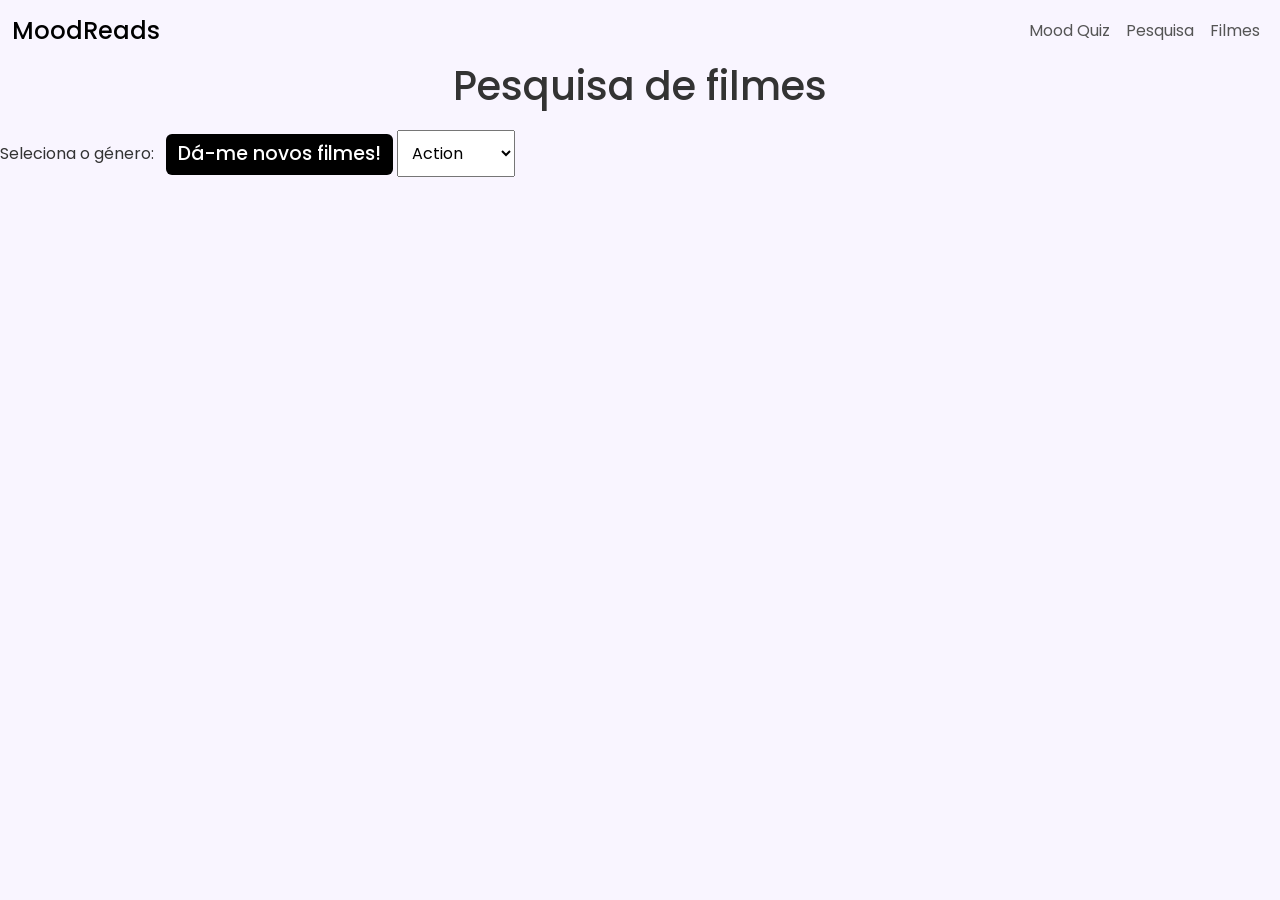
<file: filmes.html>
<!DOCTYPE html>
<html lang="en">

<head>
    <meta charset="UTF-8">
    <meta name="viewport" content="width=device-width, initial-scale=1.0">
    <title>OMDB Movie Search by Genre</title>
    <link rel="stylesheet" href="https://cdn.jsdelivr.net/npm/bootstrap@5.3.3/dist/css/bootstrap.min.css">
    <link href="https://fonts.googleapis.com/css2?family=Poppins:wght@300;400;500&display=swap" rel="stylesheet">
    <link rel="stylesheet" href="Filmes.css">
</head>

<body>

    <nav class="navbar navbar-expand-lg custom-navbar">
        <div class="container-fluid">
            <a class="navbar-brand" href="index.html">MoodReads</a>
            <button class="navbar-toggler" type="button" data-bs-toggle="collapse" data-bs-target="#navbarNav"
                aria-controls="navbarNav" aria-expanded="false" aria-label="Toggle navigation">
                <span class="navbar-toggler-icon"></span>
            </button>
            <div class="collapse navbar-collapse" id="navbarNav">
                <ul class="navbar-nav ms-auto">
                    <li class="nav-item">
                        <a class="nav-link" aria-current="page" href="moodquiz.html">Mood Quiz</a>
                    </li>
                    <li class="nav-item">
                        <a class="nav-link" href="Pesquisa.html">Pesquisa</a>
                    </li>
    
                    <li class="nav-item">
                        <a class="nav-link" href="filmes.html"> Filmes </a>
                    </li>
    
                </ul>
            </div>
        </div>
    </nav>

    <h1>Pesquisa de filmes</h1>

    <label for="genre">Seleciona o género:</label>

    <button type="button" id="refreshButton" class="btn btn-danger ms-2">Dá-me novos filmes!</button>
    <!-- Botão de refresh -->

    <select id="genre">
        <option value="Action">Action</option>
        <option value="Comedy">Comedy</option>
        <option value="Drama">Drama</option>
        <option value="Horror">Horror</option>
        <option value="Romance">Romance</option>
        <option value="Sci-Fi">Sci-Fi</option>
    </select>


    <div id="movies"></div>

    <script>
        const apiKey = 'dbd64f55'; // A tua chave API
        const genreSelect = document.getElementById('genre');
        const moviesContainer = document.getElementById('movies');

        // Ouvinte de evento para alterar o gênero
        genreSelect.addEventListener('change', () => {
            const genre = genreSelect.value.trim().toLowerCase(); // Convertido para minúsculas e sem espaços
            fetchMoviesByGenre(genre);
        });

        // Função para buscar filmes pelo gênero selecionado
        function fetchMoviesByGenre(genre) {
            const randomPage = Math.floor(Math.random() * 10) + 1; // Gera um número aleatório entre 1 e 10
            const url = `http://www.omdbapi.com/?apikey=${apiKey}&s=${genre}&type=movie&page=${randomPage}`;

            fetch(url)
                .then(response => response.json())
                .then(data => {
                    if (data.Response === "True") {
                        displayMovies(data.Search);
                    } else {
                        moviesContainer.innerHTML = '<p>No movies found.</p>';
                    }
                })
                .catch(error => {
                    console.error('Error fetching movies:', error);
                });
        }

        // Função para exibir filmes
        function displayMovies(movies) {
            moviesContainer.innerHTML = '';
            movies.forEach(movie => {
                const movieCard = document.createElement('div');
                movieCard.classList.add('movie-card');
                movieCard.innerHTML = `
                    <img src="${movie.Poster !== 'N/A' ? movie.Poster : 'https://via.placeholder.com/200x300'}" alt="${movie.Title}">
                    <h3>${movie.Title}</h3>
                    <p>Year: ${movie.Year}</p>
                `;
                moviesContainer.appendChild(movieCard);
            });
        }

        // Função para recarregar a página
        document.getElementById('refreshButton').addEventListener('click', () => {
            const genre = genreSelect.value.trim().toLowerCase(); // Obtém o gênero selecionado
            fetchMoviesByGenre(genre); // Recarrega filmes baseados no gênero
        });

        // Carregar o gênero padrão na inicialização da página
        window.onload = () => {
            fetchMoviesByGenre(genreSelect.value);
        };

    </script>

</body>

</html>
</file>
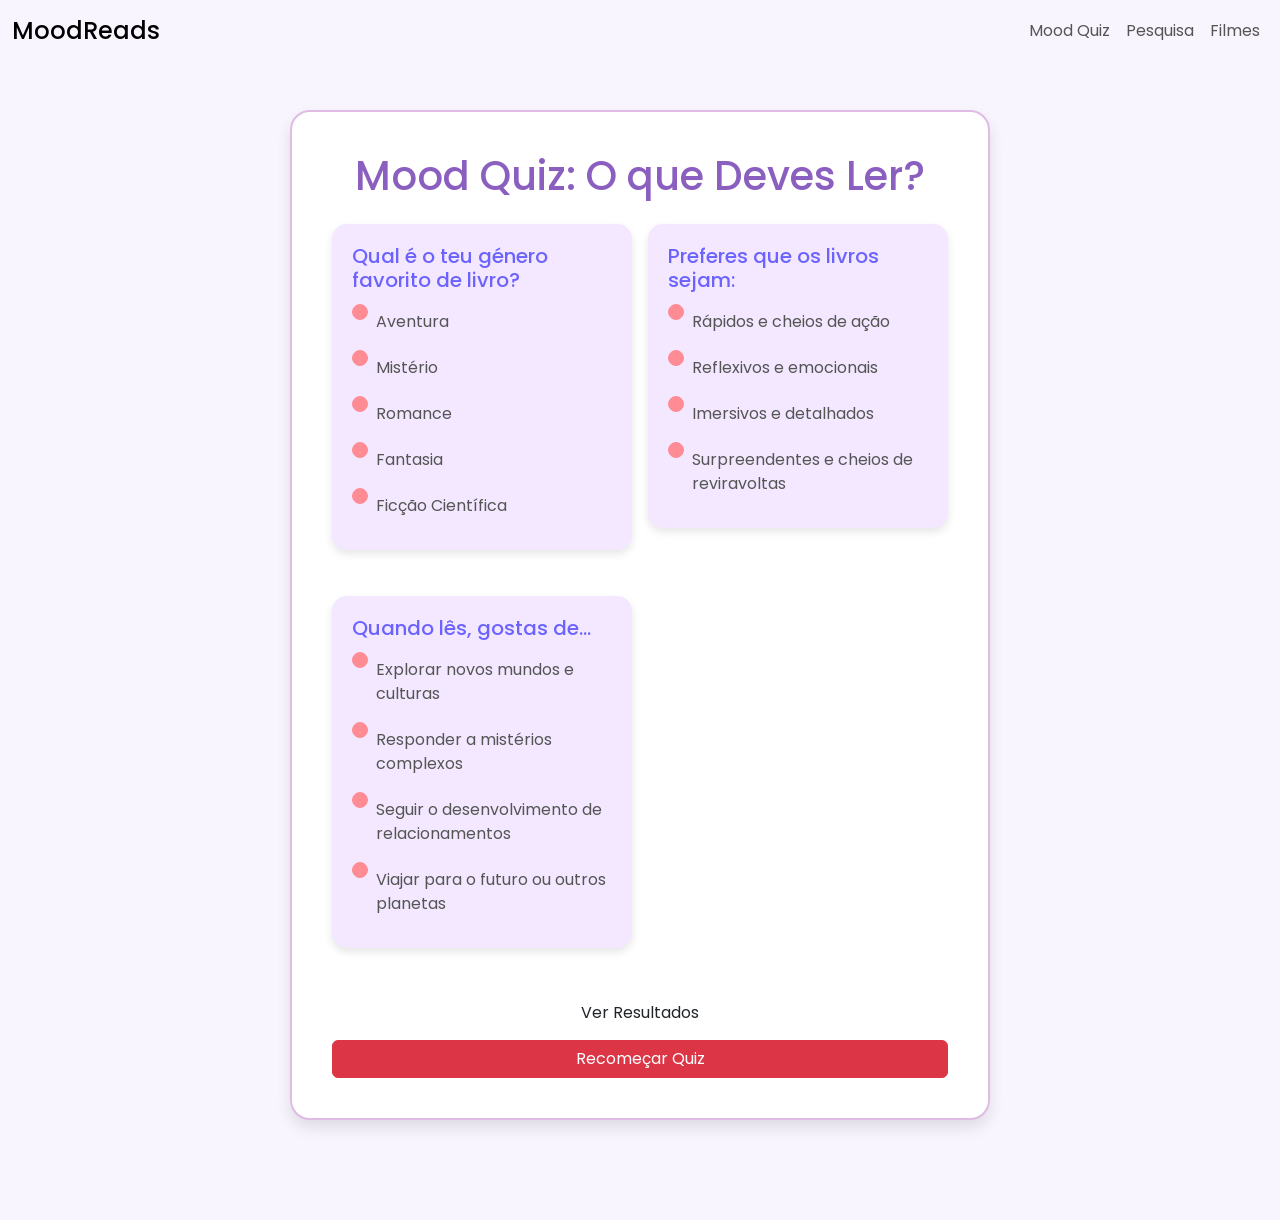
<file: moodquiz.html>
<!DOCTYPE html>
<html lang="pt">

<head>
    <meta charset="UTF-8">
    <meta name="viewport" content="width=device-width, initial-scale=1.0">
    <title>MoodReads</title>
    <link rel="stylesheet" href="https://cdn.jsdelivr.net/npm/bootstrap@5.3.3/dist/css/bootstrap.min.css">
    <link href="https://fonts.googleapis.com/css2?family=Poppins:wght@300;400;500&display=swap" rel="stylesheet">
    <link rel="stylesheet" href="moodquiz.css">
</head>

<body>
    <nav class="navbar navbar-expand-lg custom-navbar">
        <div class="container-fluid">
            <a class="navbar-brand" href="index.html">MoodReads</a>
            <button class="navbar-toggler" type="button" data-bs-toggle="collapse" data-bs-target="#navbarNav"
                aria-controls="navbarNav" aria-expanded="false" aria-label="Alternar navegação">
                <span class="navbar-toggler-icon"></span>
            </button>
            <div class="collapse navbar-collapse" id="navbarNav">
                <ul class="navbar-nav ms-auto">
                    <li class="nav-item">
                        <a class="nav-link" aria-current="page" href="moodquiz.html">Mood Quiz</a>
                    </li>
                    <li class="nav-item">
                        <a class="nav-link" href="Pesquisa.html">Pesquisa</a>
                    </li>
                    <li class="nav-item">
                        <a class="nav-link" href="filmes.html">Filmes</a>
                    </li>
                </ul>
            </div>
        </div>
    </nav>

    <div class="container mt-5">
        <h1 class="text-center mb-4">Mood Quiz: O que Deves Ler?</h1>

        <!-- container com o quiz -->
        <form id="moodQuiz" class="row g-3">
            <!-- Pergunta 1 -->
            <div class="col-md-6">
                <div class="card">
                    <div class="card-body">
                        <h5>Qual é o teu género favorito de livro?</h5>
                        <div class="form-check">
                            <input class="form-check-input" type="radio" name="storyType" value="adventure" id="adventure">
                            <label class="form-check-label" for="adventure">Aventura</label>
                        </div>
                        <div class="form-check">
                            <input class="form-check-input" type="radio" name="storyType" value="mystery" id="mystery">
                            <label class="form-check-label" for="mystery">Mistério</label>
                        </div>
                        <div class="form-check">
                            <input class="form-check-input" type="radio" name="storyType" value="romance" id="romance">
                            <label class="form-check-label" for="romance">Romance</label>
                        </div>
                        <div class="form-check">
                            <input class="form-check-input" type="radio" name="storyType" value="fantasy" id="fantasy">
                            <label class="form-check-label" for="fantasy">Fantasia</label>
                        </div>
                        <div class="form-check">
                            <input class="form-check-input" type="radio" name="storyType" value="sci-fi" id="sci-fi">
                            <label class="form-check-label" for="sci-fi">Ficção Científica</label>
                        </div>
                    </div>
                </div>
            </div>

            <!-- Pergunta 2 -->
            <div class="col-md-6">
                <div class="card">
                    <div class="card-body">
                        <h5>Preferes que os livros sejam:</h5>
                        <div class="form-check">
                            <input class="form-check-input" type="radio" name="pacing" value="fast" id="fast">
                            <label class="form-check-label" for="fast">Rápidos e cheios de ação</label>
                        </div>
                        <div class="form-check">
                            <input class="form-check-input" type="radio" name="pacing" value="emotional" id="emotional">
                            <label class="form-check-label" for="emotional">Reflexivos e emocionais</label>
                        </div>
                        <div class="form-check">
                            <input class="form-check-input" type="radio" name="pacing" value="detailed" id="detailed">
                            <label class="form-check-label" for="detailed">Imersivos e detalhados</label>
                        </div>
                        <div class="form-check">
                            <input class="form-check-input" type="radio" name="pacing" value="twist" id="twist">
                            <label class="form-check-label" for="twist">Surpreendentes e cheios de reviravoltas</label>
                        </div>
                    </div>
                </div>
            </div>

            <!-- Pergunta 3 -->
            <div class="col-md-6">
                <div class="card">
                    <div class="card-body">
                        <h5>Quando lês, gostas de...</h5>
                        <div class="form-check">
                            <input class="form-check-input" type="radio" name="readingStyle" value="explore" id="explore">
                            <label class="form-check-label" for="explore">Explorar novos mundos e culturas</label>
                        </div>
                        <div class="form-check">
                            <input class="form-check-input" type="radio" name="readingStyle" value="solve" id="solve">
                            <label class="form-check-label" for="solve">Responder a mistérios complexos</label>
                        </div>
                        <div class="form-check">
                            <input class="form-check-input" type="radio" name="readingStyle" value="relationships" id="relationships">
                            <label class="form-check-label" for="relationships">Seguir o desenvolvimento de relacionamentos</label>
                        </div>
                        <div class="form-check">
                            <input class="form-check-input" type="radio" name="readingStyle" value="future" id="future">
                            <label class="form-check-label" for="future">Viajar para o futuro ou outros planetas</label>
                        </div>
                    </div>
                </div>
            </div>

            <!-- Botão de submissão -->
            <div class="col-12 text-center mt-3">
                <button type="submit" class="btn">Ver Resultados</button>
                <button type="button" id="resetQuiz" class="btn btn-danger mt-2">Recomeçar Quiz</button>
            </div>

        </form>

        <div id="results" class="mt-4"></div>
    </div>

    <script>
        document.getElementById('moodQuiz').addEventListener('submit', function (e) {
            e.preventDefault();

            // Obter as respostas selecionadas
            const storyType = document.querySelector('input[name="storyType"]:checked')?.value;
            const pacing = document.querySelector('input[name="pacing"]:checked')?.value;
            const readingStyle = document.querySelector('input[name="readingStyle"]:checked')?.value;

            // Verifica se todas as perguntas foram respondidas
            if (!storyType || !pacing || !readingStyle) {
                alert("Por favor, responda a todas as perguntas.");
                return;
            }

            // Mapeia os valores das respostas para gêneros reconhecidos
            const genreMap = {
                adventure: "adventure",
                mystery: "mystery",
                romance: "romance",
                fantasy: "fantasy",
                "sci-fi": "science+fiction"
            };

            const pacingMap = {
                fast: "action",
                emotional: "emotional",
                detailed: "detailed",
                twist: "surprise"
            };

            const readingStyleMap = {
                explore: "exploration",
                solve: "mystery",
                relationships: "relationships",
                future: "space"
            };

            // Construir a query
            const queryParts = [
                genreMap[storyType],
                pacingMap[pacing],
                readingStyleMap[readingStyle]
            ].filter(Boolean);

            const query = queryParts.join("+");

            // Chama a API do Google Books
            fetch(`https://www.googleapis.com/books/v1/volumes?q=${encodeURIComponent(query)}`)
                .then(response => response.json())
                .then(data => {
                    const resultsDiv = document.getElementById('results');
                    resultsDiv.innerHTML = `<h3>Resultado do Quiz</h3>`;

                    if (data.items && data.items.length > 0) {
                        data.items.forEach(item => {
                            const title = item.volumeInfo.title || "Título não disponível";
                            const authors = item.volumeInfo.authors ? item.volumeInfo.authors.join(", ") : "Autor não disponível";
                            const thumbnail = item.volumeInfo.imageLinks?.thumbnail || '';
                            const description = item.volumeInfo.description || '';

                            resultsDiv.innerHTML += `
                                <div class="card mt-3">
                                    <div class="card-body">
                                        <h5>${title}</h5>
                                        <p><strong>Autor(es):</strong> ${authors}</p>
                                        ${thumbnail ? `<img src="${thumbnail}" alt="${title}">` : ''}
                                        <p>${description.substring(0, 200)}...</p>
                                    </div>
                                </div>
                            `;
                        });
                    } else {
                        resultsDiv.innerHTML += `<p>Desculpe, não encontramos livros que correspondam às suas respostas.</p>`;
                    }

                    resultsDiv.style.display = 'block';
                })
                .catch(error => {
                    console.error("Erro ao buscar livros:", error);
                    alert("Ocorreu um erro ao buscar livros. Tente novamente mais tarde.");
                });
        });

        // Função para o botão de reset
        document.getElementById('resetQuiz').addEventListener('click', () => {
            document.getElementById('moodQuiz').reset();
            const resultsDiv = document.getElementById('results');
            resultsDiv.style.display = 'none';
            resultsDiv.innerHTML = '';
        });
    </script>
</body>

</html>
</file>
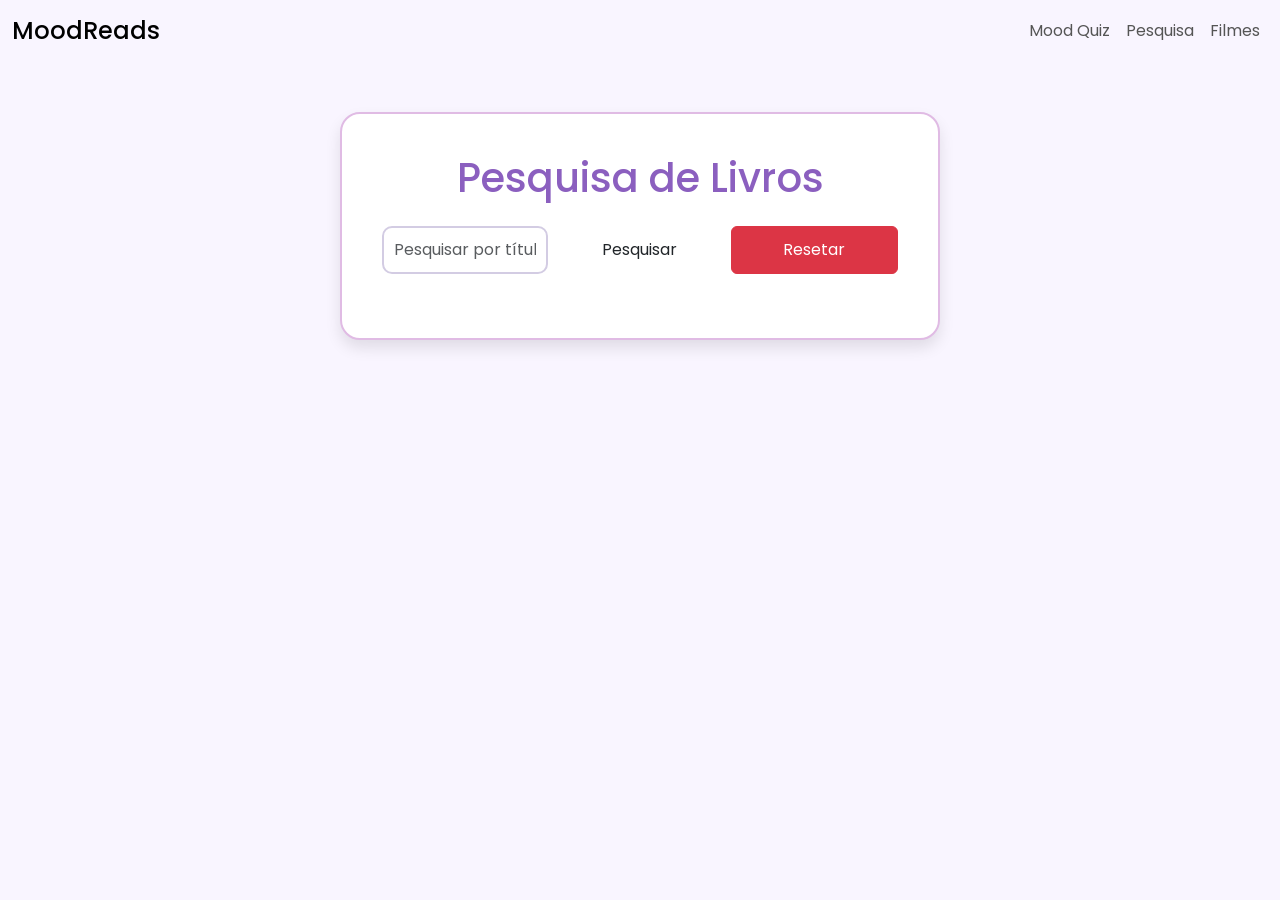
<file: Pesquisa.html>
<!DOCTYPE html>
<html lang="pt">

<head>
    <meta charset="UTF-8">
    <meta name="viewport" content="width=device-width, initial-scale=1.0">
    <title>Catálogo de Livros</title>
    <link rel="stylesheet" href="https://cdn.jsdelivr.net/npm/bootstrap@5.3.3/dist/css/bootstrap.min.css">
    <link rel="stylesheet" href="https://fonts.googleapis.com/css2?family=Poppins:wght@300;400;500&display=swap">
    <link rel="stylesheet" href="pesquisa.css">
</head>

<body>
    <nav class="navbar navbar-expand-lg custom-navbar">
        <div class="container-fluid">
            <a class="navbar-brand" href="index.html">MoodReads</a>
            <button class="navbar-toggler" type="button" data-bs-toggle="collapse" data-bs-target="#navbarNav"
                aria-controls="navbarNav" aria-expanded="false" aria-label="Toggle navigation">
                <span class="navbar-toggler-icon"></span>
            </button>
            <div class="collapse navbar-collapse" id="navbarNav">
                <ul class="navbar-nav ms-auto">
                    <li class="nav-item">
                        <a class="nav-link" aria-current="page" href="moodquiz.html">Mood Quiz</a>
                    </li>
                    <li class="nav-item">
                        <a class="nav-link" href="Pesquisa.html">Pesquisa</a>
                    </li>
                    <li class="nav-item">
                        <a class="nav-link" href="filmes.html"> Filmes </a>
                    </li>
                </ul>
            </div>
        </div>
    </nav>

    <div class="container" style="width: 800px;">
        <h1 class="text-center mb-4">Pesquisa de Livros</h1>
        <form id="searchForm" class="d-flex mb-4">
            <input type="text" id="searchQuery" class="form-control me-2" placeholder="Pesquisar por título ou autor"
                aria-label="Pesquisar">
            <button type="submit" class="btn">Pesquisar</button>
            <button type="button" id="resetButton" class="btn btn-danger ms-2">Resetar</button> <!-- Botão de reset -->
        </form>
        <div id="results"></div> 
    </div>

    <script>

        // Evento de clique para o botão de reset
            document.getElementById('resetButton').addEventListener('click', () => {
                document.getElementById('searchQuery').value = ''; // Limpa o campo de pesquisa
                document.getElementById('results').innerHTML = ''; // Limpa os resultados
            });

        // Adicionando o evento ao formulário
        document.getElementById('searchForm').addEventListener('submit', (event) => {
            event.preventDefault(); // Previne o comportamento padrão do formulário
            const searchTerms = document.getElementById('searchQuery').value;
            searchBooks(searchTerms);
        });

        const searchBooks = async (searchTerms) => {
            const url = `https://www.googleapis.com/books/v1/volumes?q=${encodeURIComponent(searchTerms)}`;

            try {
                const response = await fetch(url);
                if (!response.ok) {
                    throw new Error('Erro na busca dos livros');
                }
                const data = await response.json();
                displayResults(data.items); // Chama a função para exibir os resultados
            } catch (error) {
                console.error(error);
                document.getElementById('results').innerHTML = 'Ocorreu um erro ao buscar os livros.';
            }
        };

        const displayResults = (books) => {
            const resultsDiv = document.getElementById('results');
            resultsDiv.innerHTML = ''; // Limpa resultados anteriores

            if (books && books.length > 0) {
                books.forEach(book => {
                    const title = book.volumeInfo.title || 'Título não disponível';
                    const authors = book.volumeInfo.authors ? book.volumeInfo.authors.join(', ') : 'Autor não disponível';
                    const imageUrl = book.volumeInfo.imageLinks ? book.volumeInfo.imageLinks.thumbnail : ''; // Verifica se a imagem está disponível

                    const itemDiv = document.createElement('div');
                    itemDiv.classList.add('card', 'mb-3'); // Adicionando classes do Bootstrap para estilizar
                    itemDiv.innerHTML = `
                        <div class="row g-0">
                            <div class="col-md-4">
                                ${imageUrl ? `<img src="${imageUrl}" class="img-fluid rounded-start" alt="${title}">` : ''}
                            </div>
                            <div class="col-md-8">
                                <div class="card-body">
                                    <h3>${title}</h3>
                                    <p>Autores: ${authors}</p>
                                </div>
                            </div>
                        </div>
                    `;
                    resultsDiv.appendChild(itemDiv);
                });
            } else {
                resultsDiv.innerHTML = 'Nenhum livro encontrado.';
            }
        };

    </script>

</body>

</html>
</file>
<file: Filmes.css>
h1 {
    text-align: center;
    margin-bottom: 20px;
}

#genre {
    margin-bottom: 20px;
    padding: 10px;
}

#movies {
    display: flex;
    flex-wrap: wrap;
    justify-content: center;
    gap: 20px;
}

.movie-card {
    text-align: center;
    padding: 10px;
    border: 1px solid #ffffff;
    border-radius: 8px;
    box-shadow: 0 4px 8px rgba(0, 0, 0, 0.1);
    width: 200px;
}

.movie-card img {
    width: 100%;
    border-radius: 5px;
    margin-bottom: 10px;
}

 body {
     font-family: 'Poppins', sans-serif;
     background-color: #F9F5FF;
     color: #333;
 }

 /* Estilo da navbar */
 .navbar-brand {
     font-weight: 500;
     font-size: 1.5rem;
     color: #000000;
 }

 .nav-link {
     font-size: 1rem;
     color: #555;
     padding: 10px;
 }

 .nav-link:hover {
     color: #aba7ff;
 }

 /* Estilo do card */
 .card {
     margin-top: 50px;
     background-color: #FFFFFF;
     border-radius: 20px;
     box-shadow: 0 8px 15px rgba(0, 0, 0, 0.1);
 }

 .card-body {
     padding: 30px;
 }

 h5 {
     color: #6C63FF;
     font-size: 2rem;
     font-weight: 500;
 }

 label.genre {
    justify-content: center;
 }

 /* Estilo da imagem */
 img {
     margin-top: 20px;
 }

 .card-text {
     color: #666;
 }

 /* Estilo do botão */
 .btn {
     font-size: 1.2rem;
     font-weight: 500;
     transition: background-color 0.3s ease;
     color: #ffffff;
     background-color: #000000;
     border: #000000;
 }

 .btn:hover {
     background-color: #000000;
 }
</file>
<file: moodquiz.css>
body {
     font-family: 'Poppins', sans-serif;
     background-color: #F9F5FF;
     color: #333;
 }

 .container {
     margin-top: 50px;
     background-color: #FFFFFF;
     border-radius: 20px;
     box-shadow: 0 8px 15px rgba(0, 0, 0, 0.1);
     padding: 40px;
     max-width: 700px;
     border: 2px solid #E0BBE4;
     margin-bottom: 100px;
 }

 h1 {
     color: #8B5FBF;
     text-align: center;
     font-size: 2.5rem;
 }

 .card {
     background-color: #F3E8FF;
     border-radius: 15px;
     box-shadow: 0 4px 8px rgba(0, 0, 0, 0.1);
     border: none;
     transition: transform 0.3s ease;
 }

 .card:hover {
     transform: translateY(-5px);
 }

 .card-body {
     padding: 20px;
 }

 h5 {
     color: #6C63FF;
     font-weight: 500;
 }

 label {
     margin: 10px 0;
     color: #555;
 }

 .form-check-input {
     background-color: #FF8B94;
     border-color: #FF8B94;
 }

 .form-check-input:checked {
     background-color: #6C63FF;
     border-color: #6C63FF;
 }

 /* Estilo do botão */
 button {
     background-color: #FF8B94;
     border: none;
     color: white;
     padding: 12px 30px;
     border-radius: 30px;
     font-size: 1rem;
     transition: background-color 0.3s ease;
     width: 100%;
 }

  .nav-link:hover {
      color: #aba7ff;
  }
 /* Estilo da resposta */
 #results {
     background-color: #E0BBE4;
     padding: 15px;
     border-radius: 15px;
     margin-top: 20px;
     text-align: center;
     display: none;
 }

 /* Respostas e container dos inputs */
 .col-md-6 {
     margin-bottom: 30px;
 }
   /* Estilo da navbar */
   .navbar-brand {
       font-weight: 500;
       font-size: 1.5rem;
       color: #000000;
   }

   .nav-link {
       font-size: 1rem;
       color: #555;
       padding: 10px;
   }

   .nav-link:hover {
       color: #aba7ff;
   }
</file>
<file: pesquisa.css>
body {
    font-family: 'Poppins', sans-serif;
    background-color: #F9F5FF;
    color: #333;
}

 .navbar-brand {
     font-weight: 500;
     font-size: 1.5rem;
     color: #000000;
 }

 .nav-link {
     font-size: 1rem;
     color: #555;
     padding: 10px;
 }

 .nav-link:hover {
     color: #aba7ff;
 }

.container {
    margin-top: 50px;
    background-color: #FFFFFF;
    border-radius: 20px;
    box-shadow: 0 8px 15px rgba(0, 0, 0, 0.1);
    padding: 40px;
    max-width: 600px;
    border: 2px solid #E0BBE4;
}

h1 {
    color: #8B5FBF;
    text-align: center;
    font-size: 2.5rem;
}

label,
h4 {
    color: #6C63FF;
}

button {
    background-color: #FF8B94;
    border: none;
    color: white;
    padding: 10px 20px;
    border-radius: 20px;
    font-size: 1rem;
    transition: background-color 0.3s ease;
    width: 100%;
}

button:hover {
    background-color: #FFAAA5;
    cursor: pointer;
}

#searchResults {
    margin-top: 20px;
    text-align: center;
}

#searchResults ul {
    list-style-type: none;
    padding: 0;
}

#searchResults li {
    background-color: #F3E8FF;
    border-radius: 10px;
    padding: 15px;
    margin-bottom: 10px;
    transition: background-color 0.3s ease;
}

#searchResults li:hover {
    background-color: #E0BBE4;
}

.form-control {
    border-radius: 10px;
    border: 2px solid #D3CCE3;
    width: 100%;
    /* Esticar a barra de pesquisa */
    padding: 10px;
    font-size: 1rem;
    box-sizing: border-box;
    /* Garante que padding e border não expandem além da largura total */
}

.form-inline .form-control {
    flex: 1;
    /* Para esticar a barra de pesquisa em layouts inline */
}
</file>
